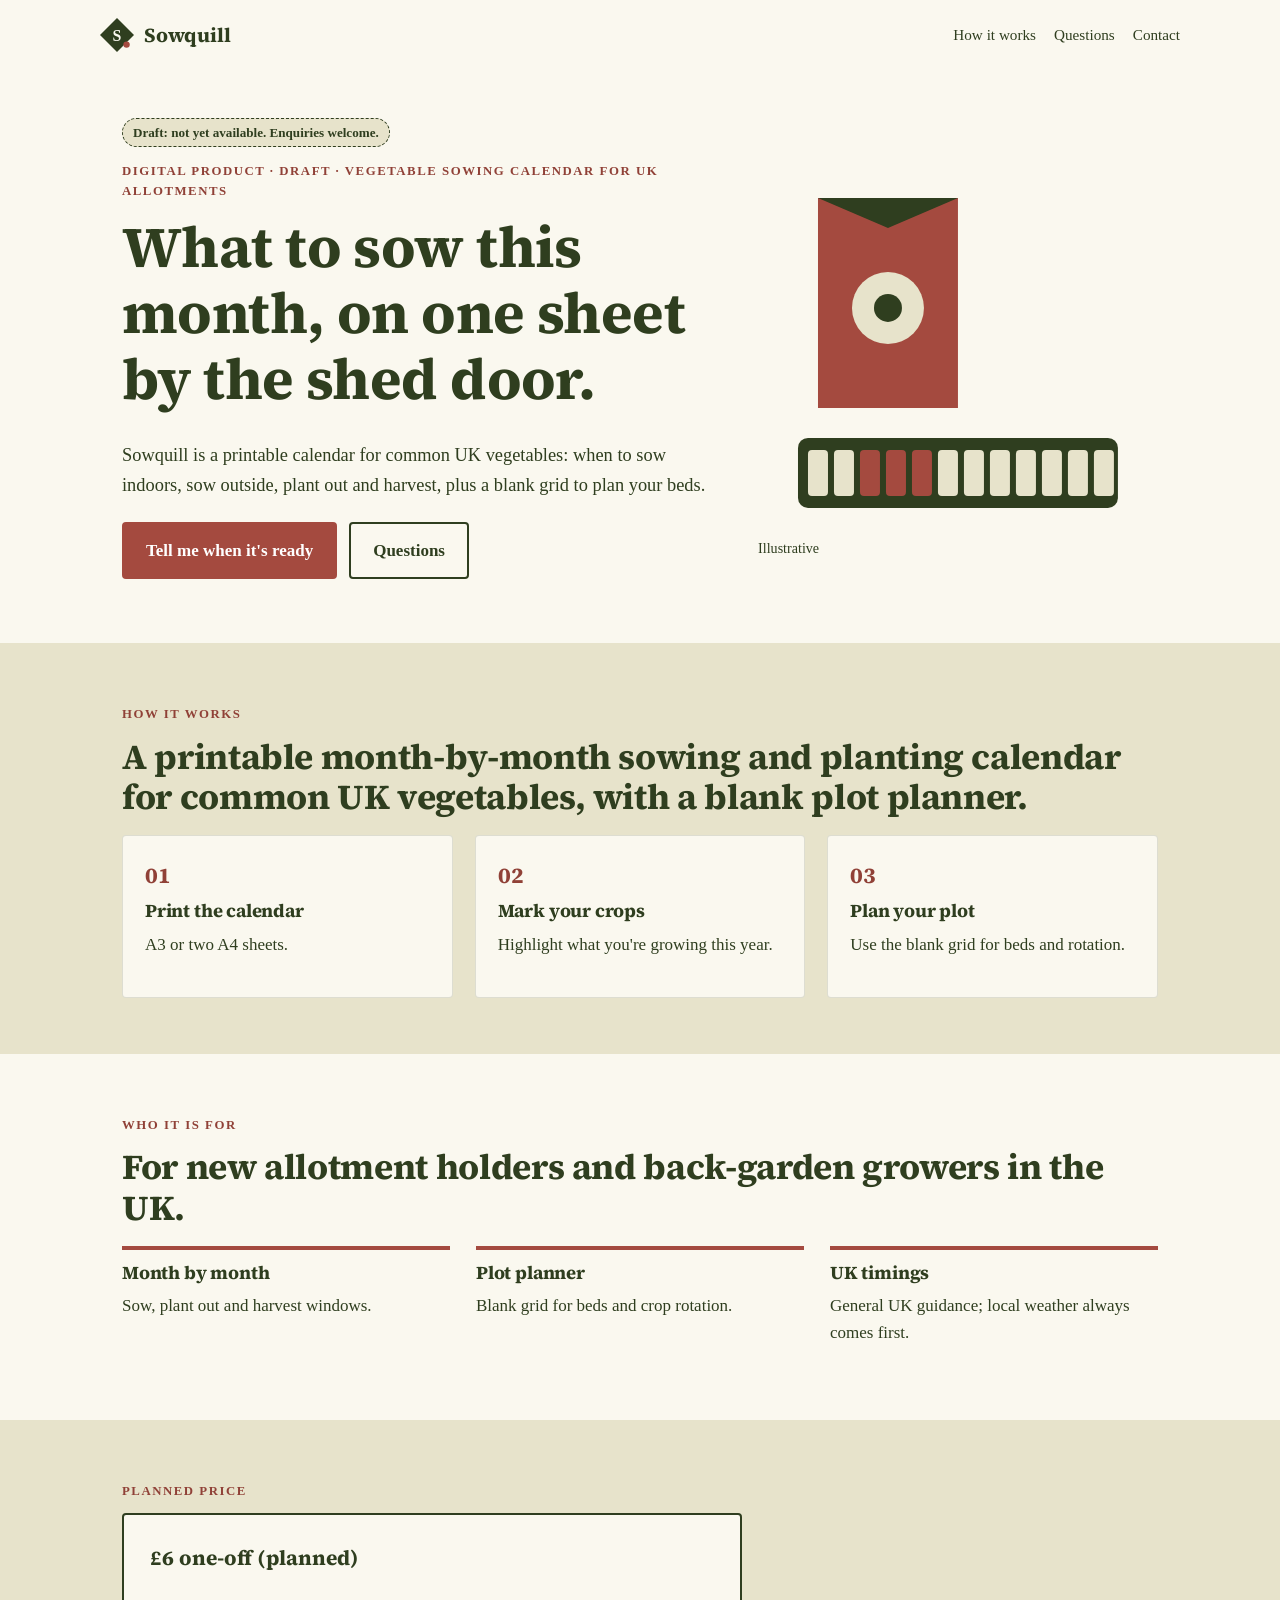
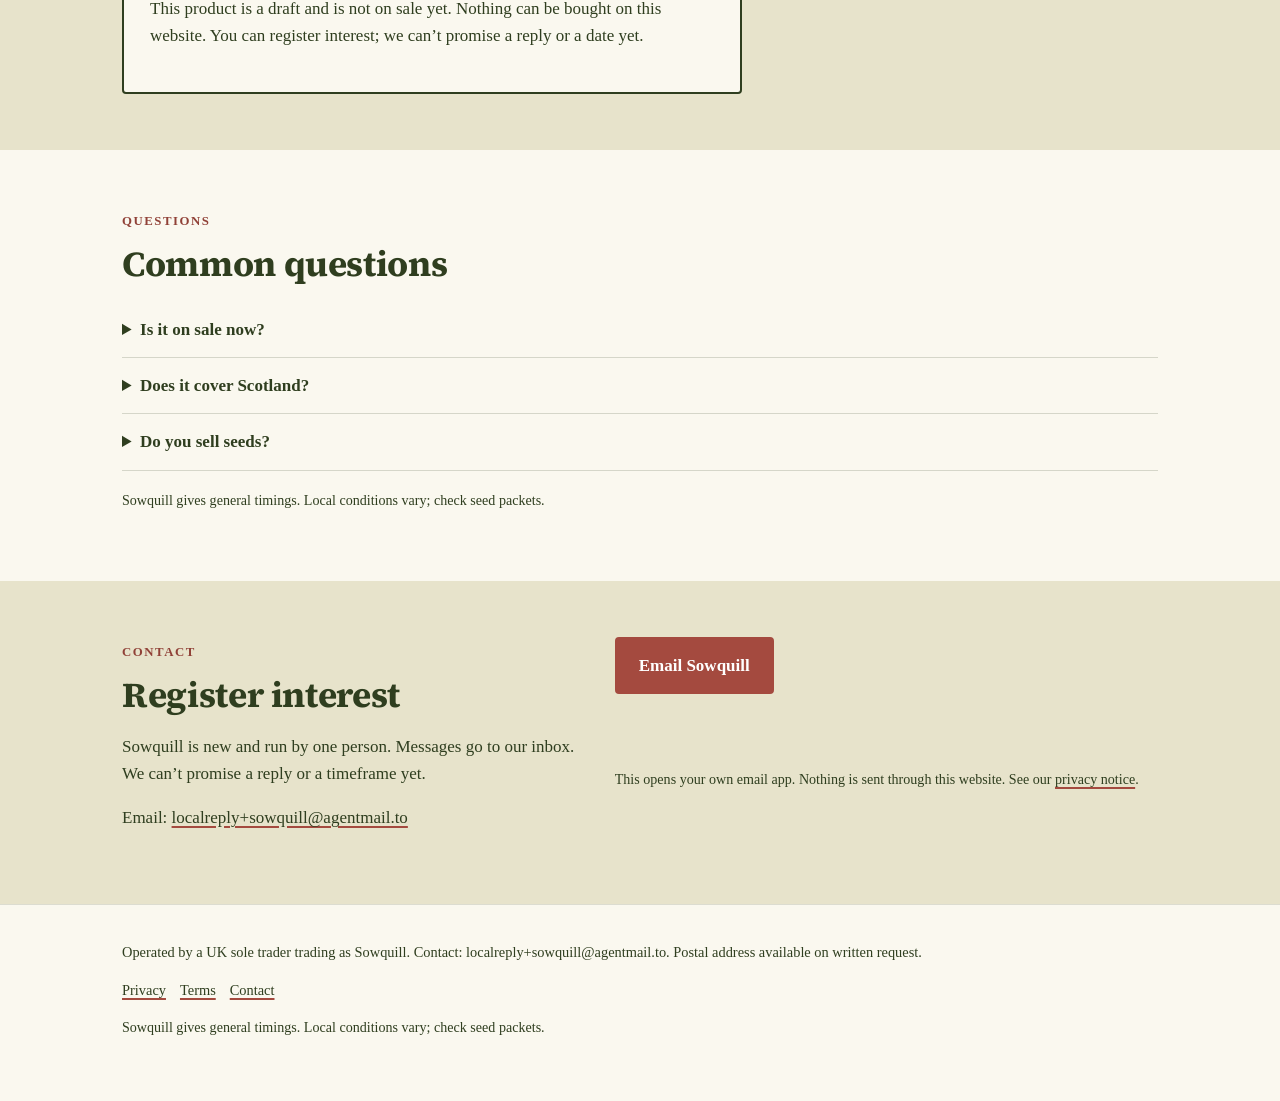
<file: index.html>
<!doctype html>
<html lang="en-GB">
<head>
<meta charset="utf-8">
<meta name="viewport" content="width=device-width, initial-scale=1">
<meta http-equiv="Content-Security-Policy" content="default-src 'self'; img-src 'self' data: https://localreplyloop.goatcounter.com; style-src 'self'; script-src 'self'; font-src 'self'; connect-src 'self'; form-action 'self'; base-uri 'self'; object-src 'none'">
<meta name="referrer" content="strict-origin-when-cross-origin">
<title>Sowquill: What to sow this month, on one sheet by the shed door</title>
<meta name="description" content="A printable month-by-month sowing and planting calendar for common UK vegetables, with a blank plot planner.">
<meta name="theme-color" content="#2F3E1F">
<meta property="og:type" content="website"><meta property="og:title" content="Sowquill: What to sow this month, on one sheet by the shed door"><meta property="og:description" content="A printable month-by-month sowing and planting calendar for common UK vegetables, with a blank plot planner.">
<meta property="og:image" content="https://evanturner557-del.github.io/sowquill/assets/og.png"><meta property="og:image:width" content="1200"><meta property="og:image:height" content="630">
<meta property="og:image:alt" content="Sowquill: What to sow this month, on one sheet by the shed door."><meta property="og:site_name" content="Sowquill"><meta property="og:locale" content="en_GB">
<meta property="og:url" content="https://evanturner557-del.github.io/sowquill/"><meta name="twitter:card" content="summary_large_image">
<link rel="canonical" href="https://evanturner557-del.github.io/sowquill/">
<link rel="icon" href="assets/favicon.svg" type="image/svg+xml">
<link rel="stylesheet" href="assets/site.css">
<script src="assets/config.js"></script>
<script src="assets/analytics.js" defer></script>
<script src="_shared/kit.js" defer></script>
</head>
<body>
<a class="skip" href="#main">Skip to content</a>
<header><div class="wrap top"><a class="brand" href="./"><svg viewBox="0 0 64 64" aria-hidden="true" width="34" height="34"><path d="M32 0 64 32 32 64 0 32z" fill="#2F3E1F"/><text x="32" y="43" text-anchor="middle" font-family="Georgia, serif" font-weight="700" font-size="30" fill="#FAF8EF">S</text><circle cx="50" cy="50" r="6" fill="#A44A3F"/></svg>Sowquill</a><nav aria-label="Primary"><a href="#how">How it works</a><a href="#faq">Questions</a><a href="#contact">Contact</a></nav></div></header>
<main id="main">
<section class="hero"><div class="wrap"><div><span class="draft">Draft: not yet available. Enquiries welcome.</span><br><span class="eyebrow">Digital product · draft · Vegetable sowing calendar for UK allotments</span><h1>What to sow this month, on one sheet by the shed door.</h1><p class="lede">Sowquill is a printable calendar for common UK vegetables: when to sow indoors, sow outside, plant out and harvest, plus a blank grid to plan your beds.</p><div class="ctas"><a class="btn" href="#contact" data-cta="hero">Tell me when it&#x27;s ready</a><a class="btn ghost" href="#faq" data-cta="hero-secondary">Questions</a></div></div><figure class="art"><svg viewBox="0 0 400 400" aria-hidden="true" focusable="false" class="motif"><path d="M60 60 h140 v210 h-140 z" fill="#A44A3F"/><path d="M60 60 l70 30 70 -30z" fill="#2F3E1F"/><circle cx="130" cy="170" r="36" fill="#E7E3CB"/><circle cx="130" cy="170" r="14" fill="#2F3E1F"/><rect x="40" y="300" width="320" height="70" rx="10" fill="#2F3E1F"/><rect x="50" y="312" width="20" height="46" rx="4" fill="#E7E3CB"/><rect x="76" y="312" width="20" height="46" rx="4" fill="#E7E3CB"/><rect x="102" y="312" width="20" height="46" rx="4" fill="#A44A3F"/><rect x="128" y="312" width="20" height="46" rx="4" fill="#A44A3F"/><rect x="154" y="312" width="20" height="46" rx="4" fill="#A44A3F"/><rect x="180" y="312" width="20" height="46" rx="4" fill="#E7E3CB"/><rect x="206" y="312" width="20" height="46" rx="4" fill="#E7E3CB"/><rect x="232" y="312" width="20" height="46" rx="4" fill="#E7E3CB"/><rect x="258" y="312" width="20" height="46" rx="4" fill="#E7E3CB"/><rect x="284" y="312" width="20" height="46" rx="4" fill="#E7E3CB"/><rect x="310" y="312" width="20" height="46" rx="4" fill="#E7E3CB"/><rect x="336" y="312" width="20" height="46" rx="4" fill="#E7E3CB"/></svg><figcaption class="fine">Illustrative</figcaption></figure></div></section>
<section class="tint" id="how"><div class="wrap"><span class="eyebrow">How it works</span><h2>A printable month-by-month sowing and planting calendar for common UK vegetables, with a blank plot planner.</h2><div class="steps"><div class="step"><h3>Print the calendar</h3><p>A3 or two A4 sheets.</p></div><div class="step"><h3>Mark your crops</h3><p>Highlight what you&#x27;re growing this year.</p></div><div class="step"><h3>Plan your plot</h3><p>Use the blank grid for beds and rotation.</p></div></div></div></section>
<section><div class="wrap"><span class="eyebrow">Who it is for</span><h2>For new allotment holders and back-garden growers in the UK.</h2><div class="points"><div class="point"><h3>Month by month</h3><p>Sow, plant out and harvest windows.</p></div><div class="point"><h3>Plot planner</h3><p>Blank grid for beds and crop rotation.</p></div><div class="point"><h3>UK timings</h3><p>General UK guidance; local weather always comes first.</p></div></div></div></section>
<section class="tint" id="price"><div class="wrap"><span class="eyebrow">Planned price</span><div class="pricebox"><p class="price">£6 one-off (planned)</p><p>This product is a draft and is not on sale yet. Nothing can be bought on this website. You can register interest; we can’t promise a reply or a date yet.</p></div></div></section>
<section id="faq"><div class="wrap"><span class="eyebrow">Questions</span><h2>Common questions</h2><details><summary>Is it on sale now?</summary><p>Not yet. Sowquill is a draft product. Ask to hear when it&#x27;s ready.</p></details><details><summary>Does it cover Scotland?</summary><p>Timings are general UK guidance. Further north, sow later and watch for frost.</p></details><details><summary>Do you sell seeds?</summary><p>No. Calendar and planner only.</p></details><p class="fine fine-gap">Sowquill gives general timings. Local conditions vary; check seed packets.</p></div></section>
<section class="tint" id="contact"><div class="wrap contact-grid"><div><span class="eyebrow">Contact</span><h2>Register interest</h2><p>Sowquill is new and run by one person. Messages go to our inbox. We can’t promise a reply or a timeframe yet.</p><p>Email: <a href="mailto:localreply+sowquill@agentmail.to">localreply+sowquill@agentmail.to</a></p></div><div class="form contact-mail"><p><a class="btn" href="mailto:localreply+sowquill@agentmail.to?subject=%5BSowquill%5D%20Enquiry" data-cta="enquire">Email Sowquill</a></p><p class="hint">This opens your own email app. Nothing is sent through this website. See our <a href="privacy.html">privacy notice</a>.</p></div></div></section>
</main><footer><div class="wrap"><p>Operated by a UK sole trader trading as Sowquill. Contact: localreply+sowquill@agentmail.to. Postal address available on written request.</p>
<p><a href="privacy.html">Privacy</a><a href="terms.html">Terms</a><a href="./#contact">Contact</a></p>
<p class="fine">Sowquill gives general timings. Local conditions vary; check seed packets.</p></div></footer>
</body></html>
</file>
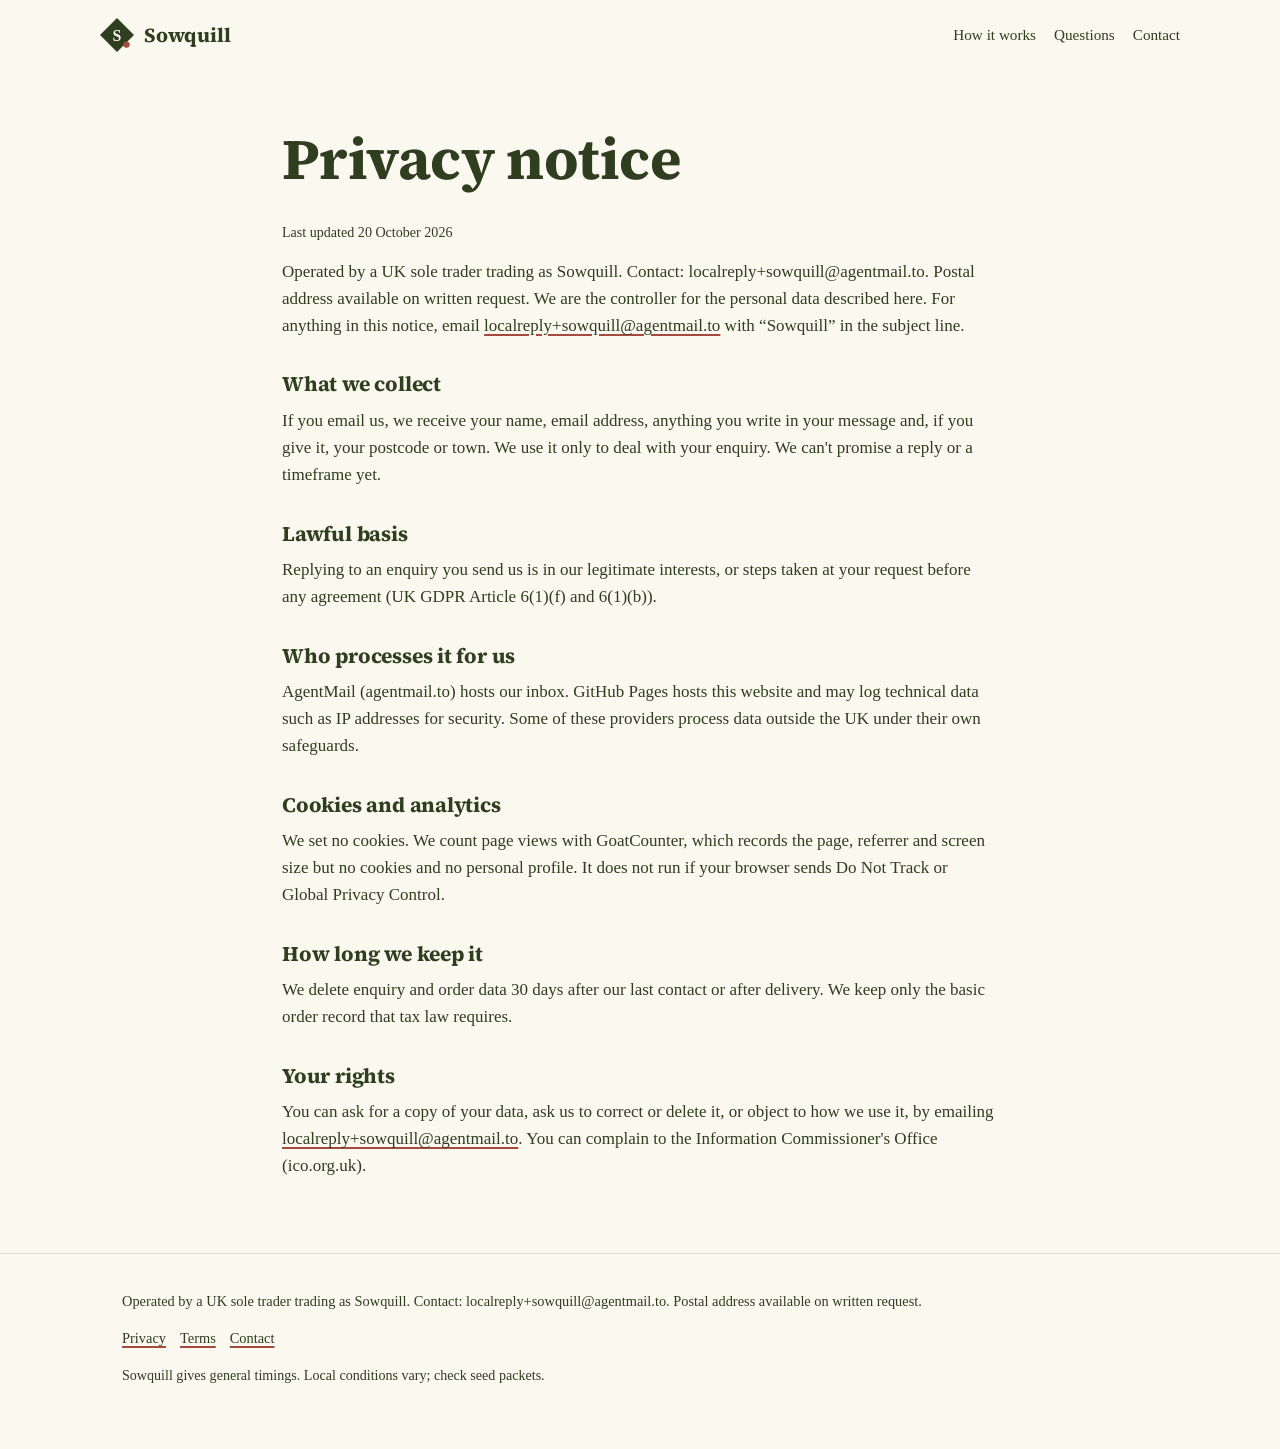
<file: privacy.html>
<!doctype html>
<html lang="en-GB">
<head>
<meta charset="utf-8">
<meta name="viewport" content="width=device-width, initial-scale=1">
<meta http-equiv="Content-Security-Policy" content="default-src 'self'; img-src 'self' data: https://localreplyloop.goatcounter.com; style-src 'self'; script-src 'self'; font-src 'self'; connect-src 'self'; form-action 'self'; base-uri 'self'; object-src 'none'">
<meta name="referrer" content="strict-origin-when-cross-origin">
<title>Privacy notice | Sowquill</title>
<meta name="description" content="Privacy notice for Sowquill.">
<meta name="theme-color" content="#2F3E1F">
<meta property="og:type" content="website"><meta property="og:title" content="Privacy notice | Sowquill"><meta property="og:description" content="Privacy notice for Sowquill.">
<meta property="og:image" content="https://evanturner557-del.github.io/sowquill/assets/og.png"><meta property="og:image:width" content="1200"><meta property="og:image:height" content="630">
<meta property="og:image:alt" content="Sowquill: What to sow this month, on one sheet by the shed door."><meta property="og:site_name" content="Sowquill"><meta property="og:locale" content="en_GB">
<meta property="og:url" content="https://evanturner557-del.github.io/sowquill/privacy.html"><meta name="twitter:card" content="summary_large_image">
<link rel="canonical" href="https://evanturner557-del.github.io/sowquill/privacy.html">
<link rel="icon" href="assets/favicon.svg" type="image/svg+xml">
<link rel="stylesheet" href="assets/site.css">
<script src="assets/config.js"></script>
<script src="assets/analytics.js" defer></script>
<script src="_shared/kit.js" defer></script>
</head>
<body>
<a class="skip" href="#main">Skip to content</a>
<header><div class="wrap top"><a class="brand" href="./"><svg viewBox="0 0 64 64" aria-hidden="true" width="34" height="34"><path d="M32 0 64 32 32 64 0 32z" fill="#2F3E1F"/><text x="32" y="43" text-anchor="middle" font-family="Georgia, serif" font-weight="700" font-size="30" fill="#FAF8EF">S</text><circle cx="50" cy="50" r="6" fill="#A44A3F"/></svg>Sowquill</a><nav aria-label="Primary"><a href="#how">How it works</a><a href="#faq">Questions</a><a href="#contact">Contact</a></nav></div></header><main id="main"><section><div class="wrap legal"><h1>Privacy notice</h1><p class="fine">Last updated 20 October 2026</p>
<p><span>Operated by a UK sole trader trading as Sowquill. Contact: localreply+sowquill@agentmail.to. Postal address available on written request.</span> We are the controller for the personal data described here. For anything in this notice, email <a href="mailto:localreply+sowquill@agentmail.to">localreply+sowquill@agentmail.to</a> with “Sowquill” in the subject line.</p>
<h2>What we collect</h2><p>If you email us, we receive your name, email address, anything you write in your message and, if you give it, your postcode or town. We use it only to deal with your enquiry. We can&#x27;t promise a reply or a timeframe yet.</p>
<h2>Lawful basis</h2><p>Replying to an enquiry you send us is in our legitimate interests, or steps taken at your request before any agreement (UK GDPR Article 6(1)(f) and 6(1)(b)).</p>
<h2>Who processes it for us</h2><p>AgentMail (agentmail.to) hosts our inbox. GitHub Pages hosts this website and may log technical data such as IP addresses for security. Some of these providers process data outside the UK under their own safeguards.</p>
<h2>Cookies and analytics</h2><p>We set no cookies. We count page views with GoatCounter, which records the page, referrer and screen size but no cookies and no personal profile. It does not run if your browser sends Do Not Track or Global Privacy Control.</p>
<h2>How long we keep it</h2><p>We delete enquiry and order data 30 days after our last contact or after delivery. We keep only the basic order record that tax law requires.</p>
<h2>Your rights</h2><p>You can ask for a copy of your data, ask us to correct or delete it, or object to how we use it, by emailing <a href="mailto:localreply+sowquill@agentmail.to">localreply+sowquill@agentmail.to</a>. You can complain to the Information Commissioner's Office (ico.org.uk).</p></div></section></main><footer><div class="wrap"><p>Operated by a UK sole trader trading as Sowquill. Contact: localreply+sowquill@agentmail.to. Postal address available on written request.</p>
<p><a href="privacy.html">Privacy</a><a href="terms.html">Terms</a><a href="./#contact">Contact</a></p>
<p class="fine">Sowquill gives general timings. Local conditions vary; check seed packets.</p></div></footer>
</body></html>
</file>
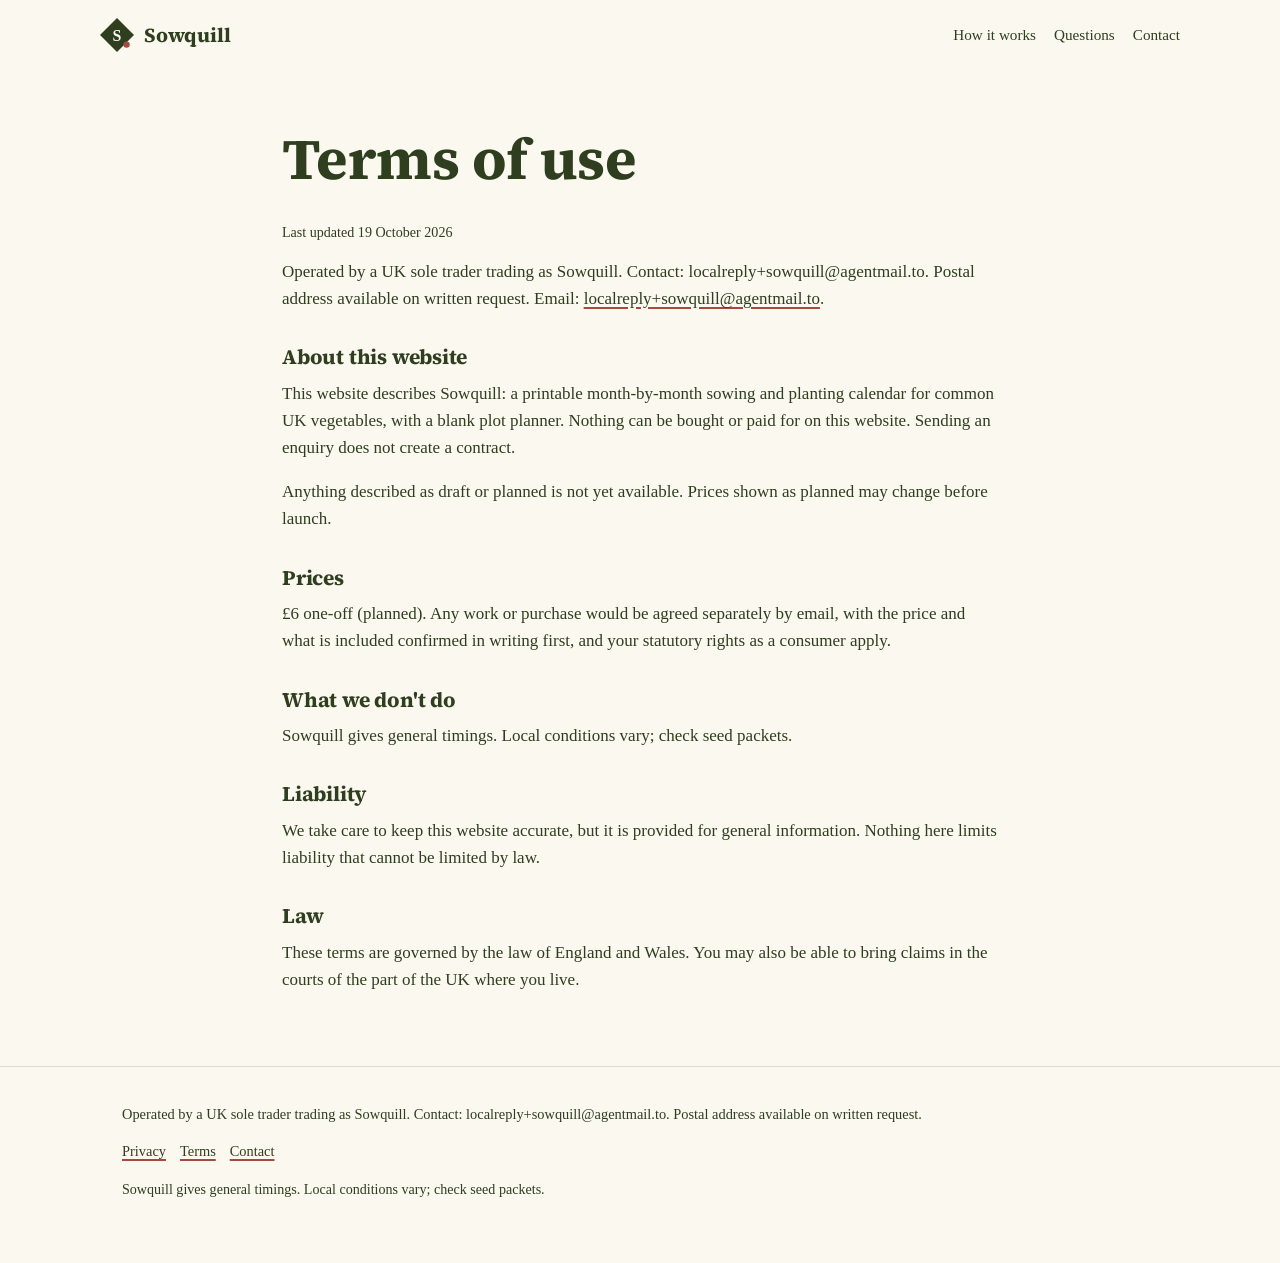
<file: terms.html>
<!doctype html>
<html lang="en-GB">
<head>
<meta charset="utf-8">
<meta name="viewport" content="width=device-width, initial-scale=1">
<meta http-equiv="Content-Security-Policy" content="default-src 'self'; img-src 'self' data: https://localreplyloop.goatcounter.com; style-src 'self'; script-src 'self'; font-src 'self'; connect-src 'self'; form-action 'self'; base-uri 'self'; object-src 'none'">
<meta name="referrer" content="strict-origin-when-cross-origin">
<title>Terms of use | Sowquill</title>
<meta name="description" content="Terms of use for Sowquill.">
<meta name="theme-color" content="#2F3E1F">
<meta property="og:type" content="website"><meta property="og:title" content="Terms of use | Sowquill"><meta property="og:description" content="Terms of use for Sowquill.">
<meta property="og:image" content="https://evanturner557-del.github.io/sowquill/assets/og.png"><meta property="og:image:width" content="1200"><meta property="og:image:height" content="630">
<meta property="og:image:alt" content="Sowquill: What to sow this month, on one sheet by the shed door."><meta property="og:site_name" content="Sowquill"><meta property="og:locale" content="en_GB">
<meta property="og:url" content="https://evanturner557-del.github.io/sowquill/terms.html"><meta name="twitter:card" content="summary_large_image">
<link rel="canonical" href="https://evanturner557-del.github.io/sowquill/terms.html">
<link rel="icon" href="assets/favicon.svg" type="image/svg+xml">
<link rel="stylesheet" href="assets/site.css">
<script src="assets/config.js"></script>
<script src="assets/analytics.js" defer></script>
<script src="_shared/kit.js" defer></script>
</head>
<body>
<a class="skip" href="#main">Skip to content</a>
<header><div class="wrap top"><a class="brand" href="./"><svg viewBox="0 0 64 64" aria-hidden="true" width="34" height="34"><path d="M32 0 64 32 32 64 0 32z" fill="#2F3E1F"/><text x="32" y="43" text-anchor="middle" font-family="Georgia, serif" font-weight="700" font-size="30" fill="#FAF8EF">S</text><circle cx="50" cy="50" r="6" fill="#A44A3F"/></svg>Sowquill</a><nav aria-label="Primary"><a href="#how">How it works</a><a href="#faq">Questions</a><a href="#contact">Contact</a></nav></div></header><main id="main"><section><div class="wrap legal"><h1>Terms of use</h1><p class="fine">Last updated 19 October 2026</p>
<p><span>Operated by a UK sole trader trading as Sowquill. Contact: localreply+sowquill@agentmail.to. Postal address available on written request.</span> Email: <a href="mailto:localreply+sowquill@agentmail.to">localreply+sowquill@agentmail.to</a>.</p>
<h2>About this website</h2><p>This website describes Sowquill: a printable month-by-month sowing and planting calendar for common UK vegetables, with a blank plot planner. Nothing can be bought or paid for on this website. Sending an enquiry does not create a contract.</p><p>Anything described as draft or planned is not yet available. Prices shown as planned may change before launch.</p>
<h2>Prices</h2><p>£6 one-off (planned). Any work or purchase would be agreed separately by email, with the price and what is included confirmed  in writing first, and your statutory rights as a consumer apply.</p>
<h2>What we don't do</h2><p>Sowquill gives general timings. Local conditions vary; check seed packets.</p>
<h2>Liability</h2><p>We take care to keep this website accurate, but it is provided for general information. Nothing here limits liability that cannot be limited by law.</p>
<h2>Law</h2><p>These terms are governed by the law of England and Wales. You may also be able to bring claims in the courts of the part of the UK where you live.</p></div></section></main><footer><div class="wrap"><p>Operated by a UK sole trader trading as Sowquill. Contact: localreply+sowquill@agentmail.to. Postal address available on written request.</p>
<p><a href="privacy.html">Privacy</a><a href="terms.html">Terms</a><a href="./#contact">Contact</a></p>
<p class="fine">Sowquill gives general timings. Local conditions vary; check seed packets.</p></div></footer>
</body></html>
</file>
<file: assets/site.css>
@font-face{font-family:'Source Serif 4';font-weight:600;font-style:normal;font-display:swap;src:url(fonts/source-serif-4-latin-600-normal.woff2) format('woff2')}
@font-face{font-family:'Source Serif 4';font-weight:700;font-style:normal;font-display:swap;src:url(fonts/source-serif-4-latin-700-normal.woff2) format('woff2')}
:root{--ink:#2F3E1F;--paper:#FAF8EF;--acc:#A44A3F;--acc-text:#904137;--on-acc:#FFFFFF;--acc-btn:#A44A3F;--soft:#E7E3CB;--on-ink:#FAF8EF;--r:4px;--br:4px;--head:'Source Serif 4', Georgia, serif;--body:Georgia, serif}
*,*::before,*::after{box-sizing:border-box}html{scroll-behavior:smooth}@media (prefers-reduced-motion:reduce){html{scroll-behavior:auto}*{transition:none!important}}
body{margin:0;font-family:var(--body);color:var(--ink);background:var(--paper);line-height:1.6;font-size:17px;-webkit-font-smoothing:antialiased}
h1,h2,h3{font-family:var(--head);line-height:1.15;margin:0 0 .5em;letter-spacing:-.01em}h1{font-size:clamp(2.1rem,5vw,3.6rem)}h2{font-size:clamp(1.5rem,3vw,2.2rem)}h3{font-size:1.15rem}
p{margin:0 0 1em}a{color:var(--ink);text-decoration-color:var(--acc);text-underline-offset:3px;text-decoration-thickness:2px}
.wrap{max-width:1080px;margin:0 auto;padding:0 22px}.skip{position:absolute;left:-999px}.skip:focus{left:12px;top:12px;background:var(--ink);color:var(--on-ink);padding:8px 12px;z-index:9}
:focus-visible{outline:3px solid var(--acc);outline-offset:2px}
.top{display:flex;align-items:center;justify-content:space-between;padding:18px 0;gap:16px}.brand{display:flex;align-items:center;gap:10px;font-family:var(--head);font-weight:700;font-size:1.25rem;text-decoration:none}
.top nav a{margin-left:18px;font-size:.95rem;text-decoration:none}.top nav a:hover{text-decoration:underline}
.btn{display:inline-block;background:var(--acc-btn);color:var(--on-acc);padding:13px 22px;border-radius:var(--br);font-weight:600;text-decoration:none;border:2px solid var(--acc-btn);cursor:pointer;font:inherit;font-weight:600}
.btn:hover{filter:none;box-shadow:inset 0 0 0 2px currentColor}.btn.ghost{background:transparent;color:var(--ink);border-color:var(--ink)}
.eyebrow{display:inline-block;font-size:.8rem;letter-spacing:.12em;text-transform:uppercase;font-weight:600;color:var(--acc-text);margin-bottom:12px}
.hero{padding:48px 0 64px}.hero .lede{font-size:1.15rem;max-width:40em}.ctas{display:flex;gap:12px;flex-wrap:wrap;margin-top:22px}
.motif{width:100%;height:auto;max-width:420px;display:block}.art{margin:0}
.draft{display:inline-block;background:var(--soft);border:1px dashed var(--ink);padding:3px 10px;border-radius:999px;font-size:.82rem;font-weight:600;margin-bottom:14px}
section{padding:56px 0}.tint{background:var(--soft)}
.steps{display:grid;grid-template-columns:repeat(auto-fit,minmax(220px,1fr));gap:22px;counter-reset:s}
.step{padding:22px;border-radius:var(--r);background:var(--paper);border:1px solid color-mix(in srgb,var(--ink) 14%,transparent)}
.step::before{counter-increment:s;content:"0" counter(s);font-family:var(--head);font-weight:700;color:var(--acc-text);display:block;font-size:1.4rem;margin-bottom:6px}
.points{display:grid;grid-template-columns:repeat(auto-fit,minmax(240px,1fr));gap:26px}.point h3{border-top:4px solid var(--acc);padding-top:12px}
.price{font-family:var(--head);font-size:1.3rem;font-weight:700}.pricebox{border:2px solid var(--ink);border-radius:var(--r);padding:26px;max-width:620px;background:var(--paper)}
details{border-bottom:1px solid color-mix(in srgb,var(--ink) 18%,transparent);padding:14px 0}summary{cursor:pointer;font-weight:600}details p{margin-top:10px}
.form{display:grid;gap:14px;max-width:620px}.form label{font-weight:600;font-size:.95rem;display:block;margin-bottom:4px}
.form input,.form textarea,.form select{width:100%;padding:12px;border:1.5px solid color-mix(in srgb,var(--ink) 40%,transparent);border-radius:calc(var(--r)/2);font:inherit;background:#fff;color:#111}
.form textarea{min-height:120px}.hint,.fine{font-size:.88rem}.form-status{font-weight:600}
.contact-grid{display:grid;grid-template-columns:1fr 1.2fr;gap:40px}@media(max-width:800px){.contact-grid{grid-template-columns:1fr}.top nav a:not([href="#contact"]){display:none}.top nav a{margin-left:0;padding:10px 0;font-weight:600}}
footer{padding:36px 0 48px;font-size:.9rem;border-top:1px solid color-mix(in srgb,var(--ink) 15%,transparent)}footer a{margin-right:14px}
.tool{background:var(--paper);border:2px solid var(--ink);border-radius:var(--r);padding:26px;max-width:640px}.tool .row{display:grid;grid-template-columns:1fr 140px;gap:12px;align-items:center;margin-bottom:10px}
.tool input[type=number]{padding:10px;border:1.5px solid var(--ink);border-radius:8px;font:inherit;width:100%}.result{margin-top:16px;padding:16px;background:var(--soft);border-radius:calc(var(--r)/2);min-height:3em}
.check h3{margin-top:18px}.check label{display:flex;gap:10px;align-items:flex-start;padding:6px 0}.check input{width:20px;height:20px;accent-color:var(--acc)}
.legal{max-width:760px}.legal h2{font-size:1.3rem;margin-top:1.6em}
.hero .wrap{display:grid;grid-template-columns:1.25fr .85fr;gap:48px;align-items:center}@media(max-width:800px){.hero .wrap{grid-template-columns:1fr}.hero .art{max-width:180px;margin-top:-8px}}

.fine.fine-gap{margin-top:18px}
</file>
